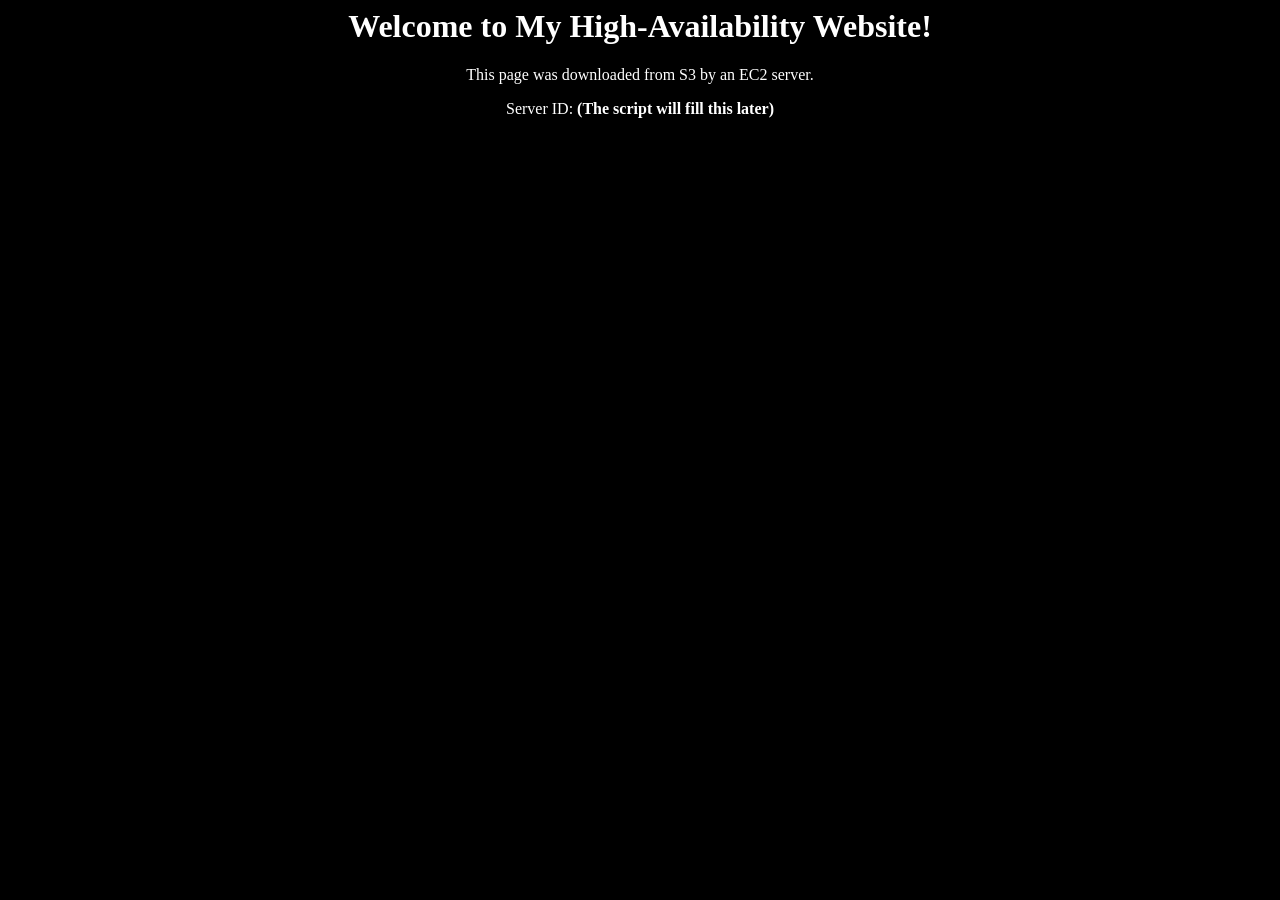
<file: #11 AWS Projects ALL/#7 HA web Architecture/index.html>
<html>
<head><title>My AWS Project</title></head>
<body style="background-color:black;color:white;text-align:center;">
    <h1>Welcome to My High-Availability Website!</h1>
    <p>This page was downloaded from S3 by an EC2 server.</p>
    <p>Server ID: <b>(The script will fill this later)</b></p>
</body>
</html>
</file>
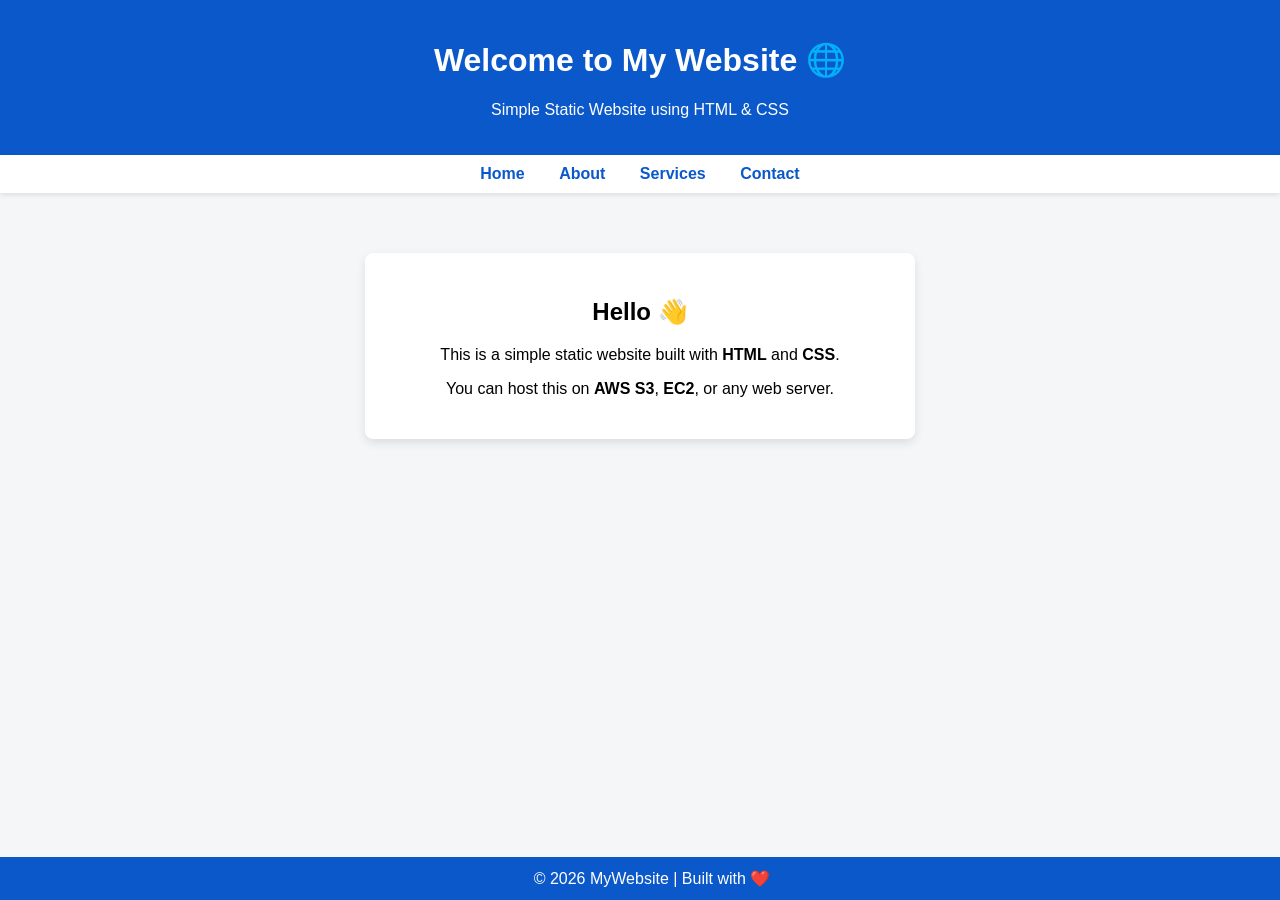
<file: #11 AWS Projects ALL/S3 Static Website/index.html>
<!DOCTYPE html>
<html lang="en">
<head>
    <meta charset="UTF-8">
    <title>My Static Website</title>

    <!-- Internal CSS -->
    <style>
        body {
            margin: 0;
            font-family: Arial, Helvetica, sans-serif;
            background-color: #f4f6f8;
        }

        header {
            background-color: #0a58ca;
            color: white;
            padding: 20px;
            text-align: center;
        }

        nav {
            background-color: #ffffff;
            padding: 10px;
            text-align: center;
            box-shadow: 0 2px 5px rgba(0,0,0,0.1);
        }

        nav a {
            margin: 0 15px;
            text-decoration: none;
            color: #0a58ca;
            font-weight: bold;
        }

        nav a:hover {
            color: #084298;
        }

        main {
            padding: 40px;
            text-align: center;
        }

        .card {
            background: white;
            padding: 25px;
            margin: 20px auto;
            max-width: 500px;
            border-radius: 8px;
            box-shadow: 0 4px 10px rgba(0,0,0,0.1);
        }

        footer {
            background-color: #0a58ca;
            color: white;
            text-align: center;
            padding: 12px;
            position: fixed;
            bottom: 0;
            width: 100%;
        }
    </style>
</head>

<body>

    <header>
        <h1>Welcome to My Website 🌐</h1>
        <p>Simple Static Website using HTML & CSS</p>
    </header>

    <nav>
        <a href="#">Home</a>
        <a href="#">About</a>
        <a href="#">Services</a>
        <a href="#">Contact</a>
    </nav>

    <main>
        <div class="card">
            <h2>Hello 👋</h2>
            <p>
                This is a simple static website built with 
                <strong>HTML</strong> and <strong>CSS</strong>.
            </p>
            <p>
                You can host this on <b>AWS S3</b>, <b>EC2</b>, or any web server.
            </p>
        </div>
    </main>

    <footer>
        © 2026 MyWebsite | Built with ❤️
    </footer>

</body>
</html>
</file>
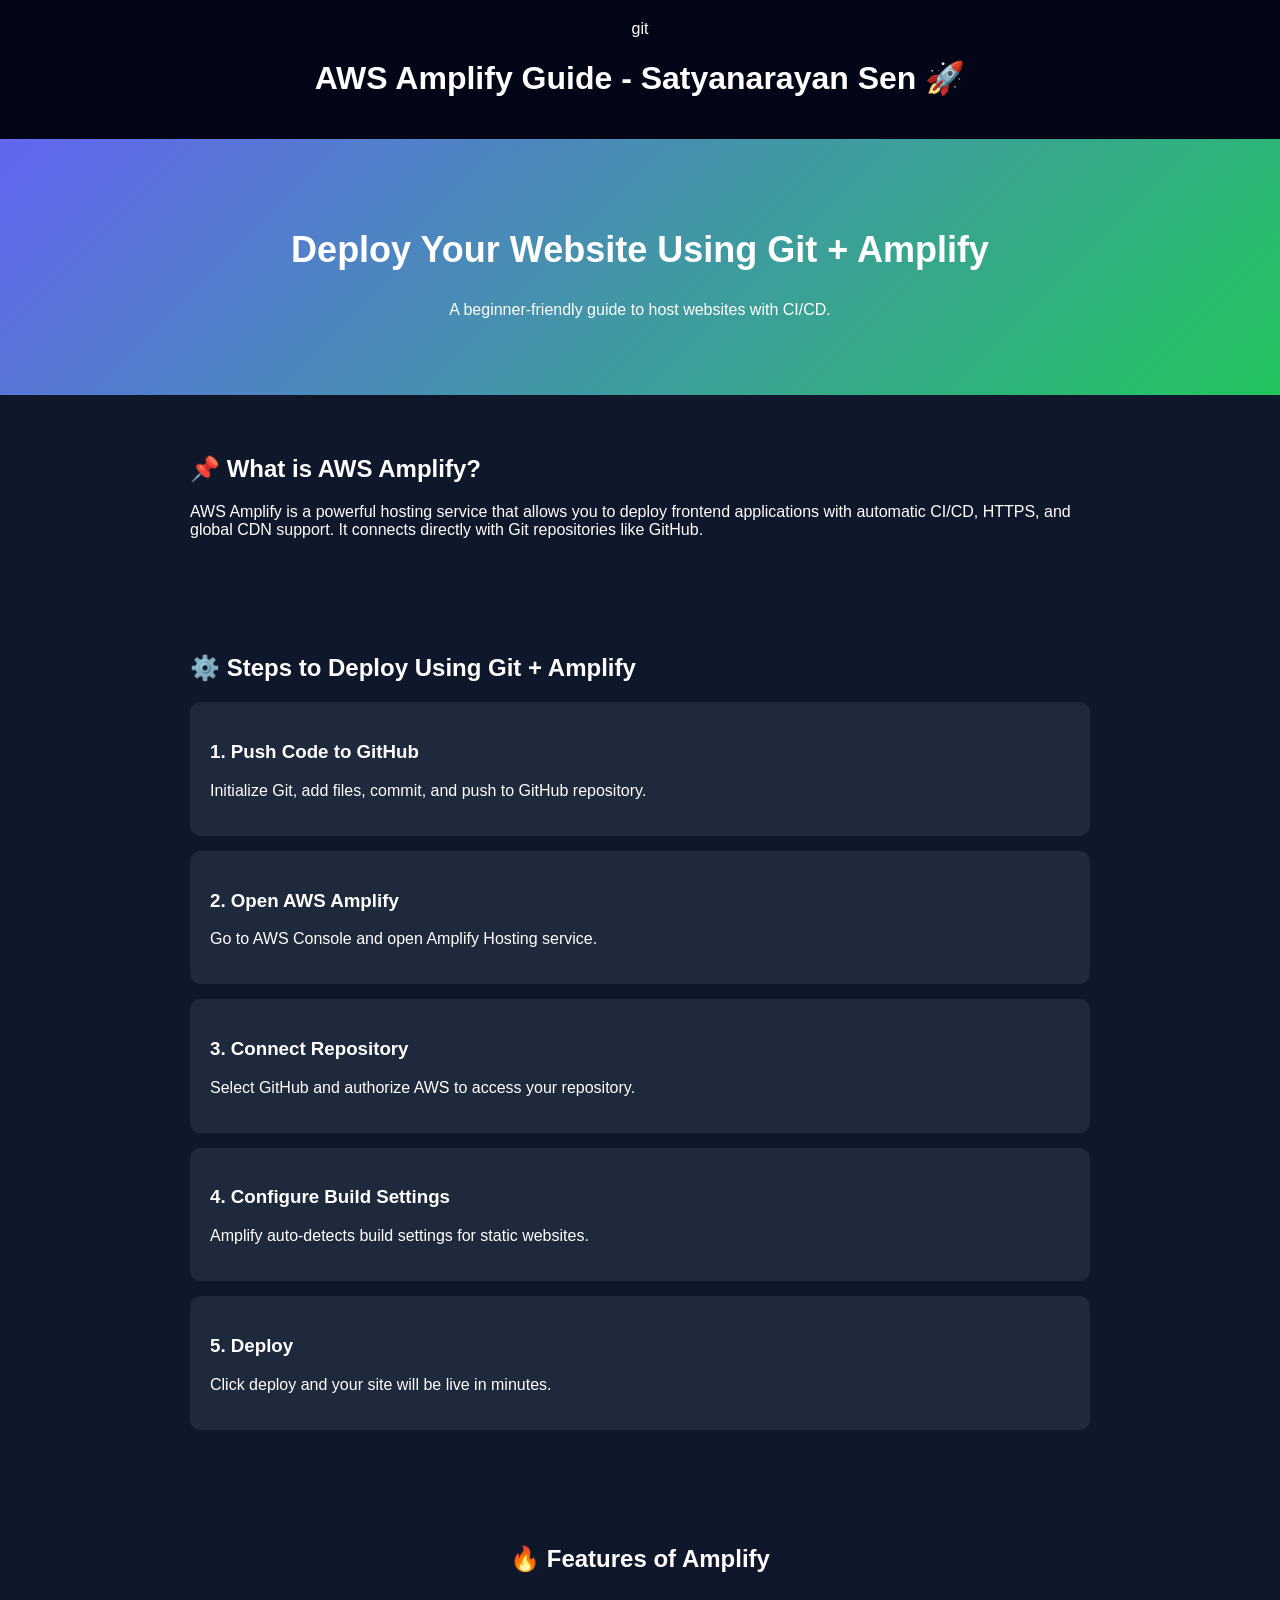
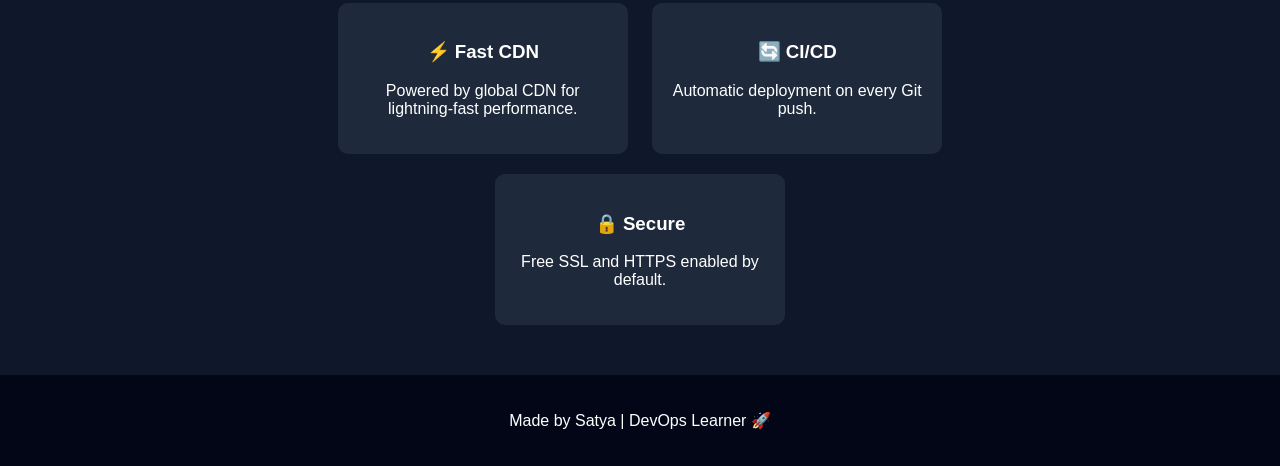
<file: #3 S3 Compute Service notes + Project/amplify-website/index.html>
<!DOCTYPE html>
<html lang="en">
<head>
  <meta charset="UTF-8">
  <meta name="viewport" content="width=device-width, initial-scale=1.0">
  <title>AWS Amplify Deployment Guide</title>
  <link rel="stylesheet" href="style.css">
</head>
<body>

<header class="nav">git
  <h1>AWS Amplify Guide - Satyanarayan Sen 🚀</h1>
</header>

<section class="hero">
  <h2>Deploy Your Website Using Git + Amplify</h2>
  <p>A beginner-friendly guide to host websites with CI/CD.</p>
</section>

<section class="section">
  <h2>📌 What is AWS Amplify?</h2>
  <p>
    AWS Amplify is a powerful hosting service that allows you to deploy
    frontend applications with automatic CI/CD, HTTPS, and global CDN support.
    It connects directly with Git repositories like GitHub.
  </p>
</section>

<section class="section">
  <h2>⚙️ Steps to Deploy Using Git + Amplify</h2>

  <div class="step">
    <h3>1. Push Code to GitHub</h3>
    <p>Initialize Git, add files, commit, and push to GitHub repository.</p>
  </div>

  <div class="step">
    <h3>2. Open AWS Amplify</h3>
    <p>Go to AWS Console and open Amplify Hosting service.</p>
  </div>

  <div class="step">
    <h3>3. Connect Repository</h3>
    <p>Select GitHub and authorize AWS to access your repository.</p>
  </div>

  <div class="step">
    <h3>4. Configure Build Settings</h3>
    <p>Amplify auto-detects build settings for static websites.</p>
  </div>

  <div class="step">
    <h3>5. Deploy</h3>
    <p>Click deploy and your site will be live in minutes.</p>
  </div>

</section>

<section class="section features">
  <h2>🔥 Features of Amplify</h2>

  <div class="card">
    <h3>⚡ Fast CDN</h3>
    <p>Powered by global CDN for lightning-fast performance.</p>
  </div>

  <div class="card">
    <h3>🔄 CI/CD</h3>
    <p>Automatic deployment on every Git push.</p>
  </div>

  <div class="card">
    <h3>🔒 Secure</h3>
    <p>Free SSL and HTTPS enabled by default.</p>
  </div>

</section>

<footer>
  <p>Made by Satya | DevOps Learner 🚀</p>
</footer>

</body>
</html>
</file>
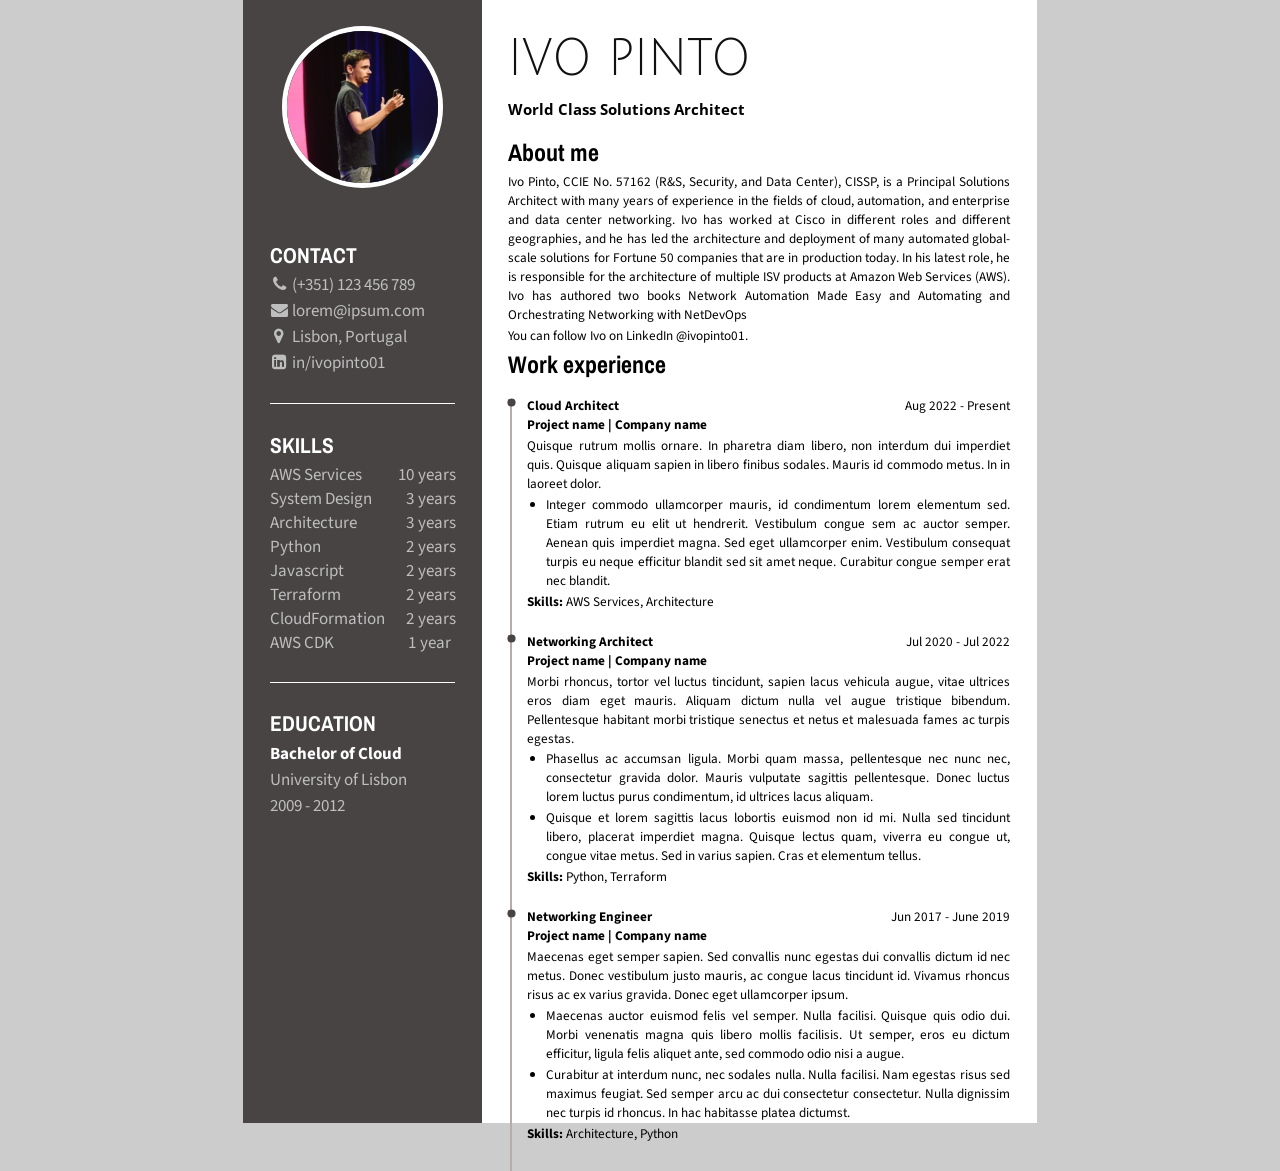
<file: #11 AWS Projects ALL/#10 Portfolio/AWS-Cloud-Projects-main/AWS-Cloud-Projects-main/chapter2/code/index.html>
<!DOCTYPE html>
<html>
<head>
  <link href="https://maxcdn.bootstrapcdn.com/font-awesome/4.2.0/css/font-awesome.min.css" rel="stylesheet">
  <link rel="preconnect" href="https://fonts.googleapis.com">
  <link rel="preconnect" href="https://fonts.gstatic.com" crossorigin>
  <link href="https://fonts.googleapis.com/css2?family=Archivo+Narrow&family=Julius+Sans+One&family=Open+Sans&family=Source+Sans+Pro&display=swap" rel="stylesheet">
  <link rel="stylesheet" href="index.css">
</head>
<body>
  <page size="A4">
    <div class="container">
      <div class="leftPanel">
        <img src="avatar.png"/>
        <div class="details">
          <div class="item bottomLineSeparator">
            <h2>
              CONTACT
            </h2>
            <div class="smallText">
              <p>
                <i class="fa fa-phone contactIcon" aria-hidden="true"></i>
                (+351) 123 456 789
              </p>
              <p>
                <i class="fa fa-envelope contactIcon" aria-hidden="true"></i>
                <a href="mailto:lorem@ipsum.com@gmail.com">
                  lorem@ipsum.com
                </a>
              </p>
              <p>
                <i class="fa fa-map-marker contactIcon" aria-hidden="true"></i>
                Lisbon, Portugal
              </p>
              <p>
                <i class="fa fa-linkedin-square contactIcon" aria-hidden="true"></i>
                <a href="#">
                  in/ivopinto01
                </a>
              </p>
            </div>
          </div>
          <div class="item bottomLineSeparator">
            <h2>
              SKILLS
            </h2>
            <div class="smallText">
              <div class="skill">
                <div>
                  <span>AWS Services</span>
                </div>
                <div class="yearsOfExperience">
                  <span class="alignright">10</span>
                  <span class="alignleft">years</span>
                </div>
              </div>

              <div class="skill">
                <div>
                  <span>System Design</span>
                </div>
                <div class="yearsOfExperience">
                  <span class="alignright">3</span>
                  <span class="alignleft">years</span>
                </div>
              </div>

              <div class="skill">
                <div>
                  <span>Architecture</span>
                </div>
                <div class="yearsOfExperience">
                  <span class="alignright">3</span>
                  <span class="alignleft">years</span>
                </div>
              </div>

              <div class="skill">
                <div>
                  <span>Python</span>
                </div>
                <div class="yearsOfExperience">
                  <span class="alignright">2</span>
                  <span class="alignleft">years</span>
                </div>
              </div>

              <div class="skill">
                <div>
                  <span>Javascript</span>
                </div>
                <div class="yearsOfExperience">
                  <span class="alignright">2</span>
                  <span class="alignleft">years</span>
                </div>
              </div>

              <div class="skill">
                <div>
                  <span>Terraform</span>
                </div>
                <div class="yearsOfExperience">
                  <span class="alignright">2</span>
                  <span class="alignleft">years</span>
                </div>
              </div>

              <div class="skill">
                <div>
                  <span>CloudFormation</span>
                </div>
                <div class="yearsOfExperience">
                  <span class="alignright">2</span>
                  <span class="alignleft">years</span>
                </div>
              </div>

              <div class="skill">
                <div>
                  <span>AWS CDK</span>
                </div>
                <div class="yearsOfExperience">
                    <span class="alignright">1</span>
                    <span class="alignleft">year</span>
                </div>
              </div>

            </div>
          </div>
          <div class="item">
            <h2>
              EDUCATION
            </h2>
            <div class="smallText">
              <p class="bolded white">
                Bachelor of Cloud
              </p>
              <p>
                University of Lisbon
              </p>
              <p>
                2009 - 2012
              </p>
            </div>
          </div>
        </div>
        
      </div>
      <div class="rightPanel">
        <div>
          <h1>
            Ivo Pinto
          </h1>
          <div class="smallText">
            <h3>
              World Class Solutions Architect
            </h3>
          </div>
        </div>
        <div>
          <h2>
            About me
          </h2>
          <div class="smallText">
            <p>
Ivo Pinto, CCIE No. 57162 (R&S, Security, and Data Center), CISSP, is a Principal Solutions Architect with many years of experience in the fields of cloud, automation, and enterprise and data center networking. Ivo has worked at Cisco in different roles and different geographies, and he has led the architecture and deployment of many automated global-scale solutions for Fortune 50 companies that are in production today. In his latest role, he is responsible for the architecture of multiple ISV products at Amazon Web Services (AWS). Ivo has authored two books Network Automation Made Easy and Automating and Orchestrating Networking with NetDevOps

            </p>
            <p>
              You can follow Ivo on LinkedIn @ivopinto01.
            </p>
          </div>
        </div>
        <div class="workExperience">
          <h2>
            Work experience
          </h2>
          <ul>
            <li>
              <div class="jobPosition">
                <span class="bolded">
                  Cloud Architect
                </span>
                <span>
                  Aug 2022 - Present
                </span>
              </div>
              <div class="projectName bolded">
                <span>
                  Project name | Company name
                </span>
              </div>
              <div class="smallText">
                <p>
                  Quisque rutrum mollis ornare. In pharetra diam libero, non interdum dui imperdiet quis. Quisque aliquam sapien in libero finibus sodales. Mauris id commodo metus. In in laoreet dolor.
                </p>
                <ul>
                  <li>
                    Integer commodo ullamcorper mauris, id condimentum lorem elementum sed. Etiam rutrum eu elit ut hendrerit. Vestibulum congue sem ac auctor semper. Aenean quis imperdiet magna. Sed eget ullamcorper enim. Vestibulum consequat turpis eu neque efficitur blandit sed sit amet neque. Curabitur congue semper erat nec blandit.
                  </li>
                </ul>
                <p>
                  <span class="bolded">Skills: </span>AWS Services, Architecture
                </p>
              </div>
            </li>


            <li>
              <div class="jobPosition">
                <span class="bolded">
                  Networking Architect
                </span>
                <span>
                  Jul 2020 - Jul 2022
                </span>
              </div>
              <div class="projectName bolded">
                <span>
                  Project name | Company name
                </span>
              </div>
              <div class="smallText">
                <p>
                  Morbi rhoncus, tortor vel luctus tincidunt, sapien lacus vehicula augue, vitae ultrices eros diam eget mauris. Aliquam dictum nulla vel augue tristique bibendum. Pellentesque habitant morbi tristique senectus et netus et malesuada fames ac turpis egestas.
                </p>
                <ul>
                  <li>
                    <p>
                      Phasellus ac accumsan ligula. Morbi quam massa, pellentesque nec nunc nec, consectetur gravida dolor. Mauris vulputate sagittis pellentesque. Donec luctus lorem luctus purus condimentum, id ultrices lacus aliquam.
                    </p>
                  </li>
                  <li>
                    <p>
                      Quisque et lorem sagittis lacus lobortis euismod non id mi. Nulla sed tincidunt libero, placerat imperdiet magna. Quisque lectus quam, viverra eu congue ut, congue vitae metus. Sed in varius sapien. Cras et elementum tellus.
                    </p>
                  </li>
                </ul>
                <p>
                  <span class="bolded">Skills: </span> Python, Terraform
                </p>
              </div>
            </li>

            <li>
              <div class="jobPosition">
                <span class="bolded">
                  Networking Engineer
                </span>
                <span>
                  Jun 2017 - June 2019
                </span>
              </div>
              <div class="projectName bolded">
                <span>
                  Project name | Company name
                </span>
              </div>
              <div class="smallText">
                <p>
                  Maecenas eget semper sapien. Sed convallis nunc egestas dui convallis dictum id nec metus. Donec vestibulum justo mauris, ac congue lacus tincidunt id. Vivamus rhoncus risus ac ex varius gravida. Donec eget ullamcorper ipsum.
                </p>
  
                <ul>
                  <li>
                    <p>
                      Maecenas auctor euismod felis vel semper. Nulla facilisi. Quisque quis odio dui. Morbi venenatis magna quis libero mollis facilisis. Ut semper, eros eu dictum efficitur, ligula felis aliquet ante, sed commodo odio nisi a augue. 
                    </p>
                  </li>
                  <li>
                    <p>
                      Curabitur at interdum nunc, nec sodales nulla. Nulla facilisi. Nam egestas risus sed maximus feugiat. Sed semper arcu ac dui consectetur consectetur. Nulla dignissim nec turpis id rhoncus. In hac habitasse platea dictumst. 
                    </p>
                  </li>
                </ul>
                <p>
                  <span class="bolded">Skills: </span>Architecture, Python
                </p>
              </div>
            </li>
          </ul>
        </div>
      </div>
    </div>
  </page> 
</body>
</html>
</file>
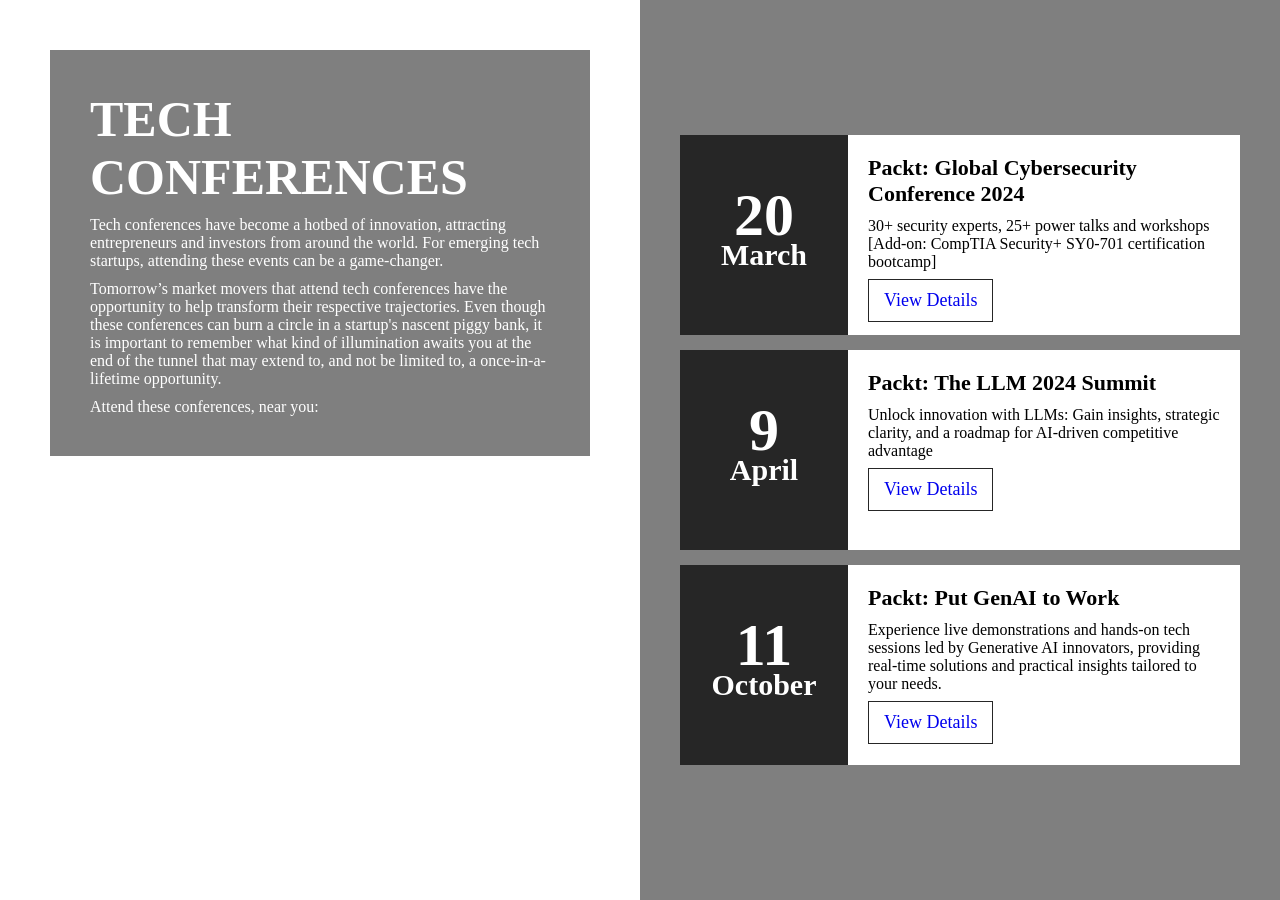
<file: #11 AWS Projects ALL/#10 Portfolio/AWS-Cloud-Projects-main/AWS-Cloud-Projects-main/chapter6/code/app/index.html>
<!DOCTYPE html>
<head>
	<link rel="stylesheet" href="index.css">
</head>

<body>
	<section>
		<div class="leftBox">
			<div class="content">
				<h1>
					Tech Conferences 
				</h1>
				<p>
Tech conferences have become a hotbed of innovation, attracting entrepreneurs and investors from around the world. For emerging tech startups, attending these events can be a game-changer.
</p>
<p>
Tomorrow’s market movers that attend tech conferences have the opportunity to help transform their respective trajectories. Even though these conferences can burn a circle in a startup's nascent piggy bank, it is important to remember what kind of illumination awaits you at the end of the tunnel that may extend to, and not be limited to, a once-in-a-lifetime opportunity.
				</p>
				<p>
				Attend these conferences, near you:
				</p>
			</div>
		</div>
		<div class="events">
			<ul>
				<li>
					<div class="time">
						<h2>
							20 <br><span>March</span>
						</h2>
					</div>
					<div class="details">
						<h3>
							Packt: Global Cybersecurity Conference 2024
						</h3>
						<p>
							30+ security experts, 25+ power talks and workshops
							[Add-on: CompTIA Security+ SY0-701 certification bootcamp]
						</p>
						<a href="https://www.packtpub.com/conference/global-cybersecurity-conference-2024">View Details</a>
					</div>
					<div style="clear: both;"></div>
				</li>
				<li>
					<div class="time">
						<h2>
							9 <br><span>April</span>
						</h2>
					</div>
					<div class="details">
						<h3>
							Packt: The LLM 2024 Summit
						</h3>
						<p>
							Unlock innovation with LLMs: Gain insights, strategic clarity, and a roadmap for AI-driven competitive advantage
						</p>
						<a href="https://www.packtpub.com/conference/llm-summit">View Details</a>
					</div>
					<div style="clear:both;"></div>
				</li>
				<li>
					<div class="time">
						<h2>
							11 <br><span>October</span>
						</h2>
					</div>
					<div class="details">
						<h3>
							Packt: Put GenAI to Work
						</h3>
						<p>
							Experience live demonstrations and hands-on tech sessions led by Generative AI innovators, providing real-time solutions and practical insights tailored to your needs.
						</p>
						<a href="https://www.packtpub.com/conference/put-gen-ai-to-work">View Details</a>
					</div>
					<div style="clear:both;"></div>
				</li>
			</ul>
		</div>
	</section>
</body>

</html>
</file>
<file: #3 S3 Compute Service notes + Project/amplify-website/style.css>
body {
  margin: 0;
  font-family: Arial, sans-serif;
  background: #0f172a;
  color: white;
}

/* NAV */
.nav {
  padding: 20px;
  text-align: center;
  background: #020617;
}

/* HERO */
.hero {
  text-align: center;
  padding: 60px 20px;
  background: linear-gradient(135deg, #6366f1, #22c55e);
}

.hero h2 {
  font-size: 36px;
}

/* SECTIONS */
.section {
  padding: 40px 20px;
  max-width: 900px;
  margin: auto;
}

.section h2 {
  margin-bottom: 20px;
}

/* STEPS */
.step {
  background: #1e293b;
  padding: 20px;
  margin-bottom: 15px;
  border-radius: 10px;
}

/* FEATURES */
.features {
  text-align: center;
}

.card {
  background: #1e293b;
  padding: 20px;
  margin: 10px;
  border-radius: 10px;
  display: inline-block;
  width: 250px;
}

/* FOOTER */
footer {
  text-align: center;
  padding: 20px;
  background: #020617;
}
</file>
<file: #11 AWS Projects ALL/#10 Portfolio/AWS-Cloud-Projects-main/AWS-Cloud-Projects-main/chapter2/code/index.css>
/* Fonts */

/* Family */
h1 { 
  font-family: 'Julius Sans One', sans-serif;
}

h2 { /* Contact, Skills, Education, About me, Work Experience */
  font-family: 'Archivo Narrow', sans-serif;
}

h3 { /* Accountant */
  font-family: 'Open Sans', sans-serif;
}

.jobPosition span, 
.projectName span {
  font-family: 'Source Sans Pro', sans-serif;
}

.upperCase {
  text-transform: uppercase; 
}

.smallText, 
.smallText span, 
.smallText p, 
.smallText a {
  font-family: 'Source Sans Pro', sans-serif;
  text-align: justify;
}

/* End Family */

/* Colors */
h1 { 
  color: #111; 
}

.leftPanel, 
.leftPanel a {
  color: #bebebe;
  text-decoration: none;
}

.leftPanel h2 {
  color: white;
}

/* End Colors */

/* Sizes */
h1 { 
  font-weight: 300; 
  font-size: 1.2cm;
  transform:scale(1,1.15); 
  margin-bottom: 0.2cm;
  margin-top: 0.2cm;
  text-transform: uppercase; 
}

h2 {
  margin-top: 0.1cm;
  margin-bottom: 0.1cm;
}

.leftPanel, 
.leftPanel a {
  font-size: 0.38cm;
}

.projectName span, 
.jobPosition span {
  font-size: 0.35cm;
}

.smallText, 
.smallText span, 
.smallText p, 
.smallText a {
  font-size: 0.35cm;
}

.leftPanel .smallText, 
.leftPanel .smallText, 
.leftPanel .smallText span, 
.leftPanel .smallText p, 
.smallText a {
  font-size: 0.45cm;
}

.contactIcon {
  width: 0.5cm;
  text-align: center;
}

p {
  margin-top: 0.05cm;
  margin-bottom: 0.05cm;
}
/* End Sizes */

.bolded {
  font-weight: bold;
}

.white {
  color: white;
}
/* End Fonts */

/* Layout */
body {
  background: rgb(204,204,204); 
  width: 21cm;
  height: 29.7cm;
  margin: 0 auto;
}

/* Printing */
page {
  background: white;
  display: block;
  margin: 0 auto;
  margin-bottom: 0.5cm;
}

page[size="A4"] {  
  width: 21cm;
  height: 29.7cm; 
}

@page {
   size: 21cm 29.7cm;
   padding: 0;
   margin: 0mm;
   border: none;
   border-collapse: collapse;
}
/* End Printing */

.container {
  display: flex;
  flex-direction: row;
  width: 100%;
  height: 100%;
}

.leftPanel {
  width: 27%;
  background-color: #484444;
  padding: 0.7cm;
  display: flex;
  flex-direction: column;
  align-items: center;
}

.rightPanel {
  width: 73%;
  padding: 0.7cm;
}

.leftPanel img {
  width: 4cm;
  height: 4cm;
  margin-bottom: 0.7cm;
  border-radius: 50%;
  border: 0.15cm solid white;
  object-fit: cover;
  object-position: 50% 50%;
}

.leftPanel .details {
  width: 100%;
  display: flex;
  flex-direction: column;
}

.skill {
  display: flex;
  flex-direction: row;
  justify-content: space-between;
}

.bottomLineSeparator {
  border-bottom: 0.05cm solid white;
}

.yearsOfExperience {
  width: 1.6cm;
  display: flex;
  flex-direction: row;
  justify-content: center;
}

.alignleft {
  text-align: left !important;
  width: 1cm;
}

.alignright {
  text-align: right !important;
  width: 0.6cm;
  margin-right: 0.1cm
}

.workExperience>ul {
  list-style-type: none;
  padding-left: 0;
}

.workExperience>ul>li {
  position: relative;
  margin: 0;
  padding-bottom: 0.5cm;
  padding-left: 0.5cm;
}

.workExperience>ul>li:before {
  background-color: #b8abab;
  width: 0.05cm;
  content: '';
  position: absolute;
  top: 0.1cm;
  bottom: -0.2cm; /* change this after border removal */
  left: 0.05cm;
}

.workExperience>ul>li::after {
  content: '';
  position: absolute;
  background-image: url("data:image/svg+xml,%3Csvg xmlns='http://www.w3.org/2000/svg' aria-hidden='true' viewBox='0 0 32 32' focusable='false'%3E%3Ccircle stroke='none' fill='%23484444' cx='16' cy='16' r='10'%3E%3C/circle%3E%3C/svg%3E");
  background-repeat: no-repeat;
  background-size: contain;
  left: -0.09cm;
  top: 0;
  width: 0.35cm;
  height: 0.35cm;
}

.jobPosition {
  display: flex;
  flex-direction: row;
  justify-content: space-between;
}

.item {
  padding-bottom: 0.7cm;
  padding-top: 0.7cm;
}

.item h2{
  margin-top: 0;
}

.lastParagrafNoMarginBottom {
  margin-bottom: 0;
}

.workExperience>ul>li ul {
  padding-left: 0.5cm;
  list-style-type: disc;
}
/*End Layout*/
</file>
<file: #11 AWS Projects ALL/#10 Portfolio/AWS-Cloud-Projects-main/AWS-Cloud-Projects-main/chapter6/code/app/index.css>
/* Styling the body */
		body {
			margin: 0;
			padding: 0;
		}

		/* Styling section, giving background
			image and dimensions */
		section {
			width: 100%;
			height: 100vh;
			background:
                url(
'https://plus.unsplash.com/premium_photo-1681487469745-91d1d8a5836b?q=80&w=3570&auto=format&fit=crop&ixlib=rb-4.0.3&ixid=M3wxMjA3fDB8MHxwaG90by1wYWdlfHx8fGVufDB8fHx8fA%3D%3D'
                );
			background-size: cover;
		}

		/* Styling the left floating section */
		section .leftBox {
			width: 50%;
			height: 100%;
			float: left;
			padding: 50px;
			box-sizing: border-box;
		}

		/* Styling the background of 
			left floating section */
		section .leftBox .content {
			color: #fff;
			background: rgba(0, 0, 0, 0.5);
			padding: 40px;
			transition: .5s;
		}

		/* Styling the hover effect 
			of left floating section */
		section .leftBox .content:hover {
			background: #e91e63;
		}

		/* Styling the header of left 
			floating section */
		section .leftBox .content h1 {
			margin: 0;
			padding: 0;
			font-size: 50px;
			text-transform: uppercase;
		}

		/* Styling the paragraph of 
			left floating section */
		section .leftBox .content p {
			margin: 10px 0 0;
			padding: 0;
		}

		/* Styling the three events section */
		section .events {
			position: relative;
			width: 50%;
			height: 100%;
			background: rgba(0, 0, 0, 0.5);
			float: right;
			box-sizing: border-box;
		}

		/* Styling the links of 
		the events section */
		section .events ul {
			position: absolute;
			top: 50%;
			transform: translateY(-50%);
			margin: 0;
			padding: 40px;
			box-sizing: border-box;
		}

		/* Styling the lists of the event section */
		section .events ul li {
			list-style: none;
			background: #fff;
			box-sizing: border-box;
			height: 200px;
			margin: 15px 0;
		}

		/* Styling the time class of events section */
		section .events ul li .time {
			position: relative;
			padding: 20px;
			background: #262626;
			box-sizing: border-box;
			width: 30%;
			height: 100%;
			float: left;
			text-align: center;
			transition: .5s;
		}

		/* Styling the hover effect
			of events section */
		section .events ul li:hover .time {
			background: #e91e63;
		}

		/* Styling the header of time 
			class of events section */
		section .events ul li .time h2 {
			position: absolute;
			margin: 0;
			padding: 0;
			top: 50%;
			left: 50%;
			transform: translate(-50%, -50%);
			color: #fff;
			font-size: 60px;
			line-height: 30px;
		}

		/* Styling the texts of time 
		class of events section */
		section .events ul li .time h2 span {
			font-size: 30px;
		}

		/* Styling the details 
		class of events section */
		section .events ul li .details {
			padding: 20px;
			background: #fff;
			box-sizing: border-box;
			width: 70%;
			height: 100%;
			float: left;
		}

		/* Styling the header of the 
		details class of events section */
		section .events ul li .details h3 {
			position: relative;
			margin: 0;
			padding: 0;
			font-size: 22px;
		}

		/* Styling the lists of details 
		class of events section */
		section .events ul li .details p {
			position: relative;
			margin: 10px 0 0;
			padding: 0;
			font-size: 16px;
		}

		/* Styling the links of details
		class of events section */
		section .events ul li .details a {
			display: inline-block;
			text-decoration: none;
			padding: 10px 15px;
			border: 1.5px solid #262626;
			margin-top: 8px;
			font-size: 18px;
			transition: .5s;
		}

		/* Styling the details class's hover effect */
		section .events ul li .details a:hover {
			background: #e91e63;
			color: #fff;
			border-color: #e91e63;
		}
</file>
